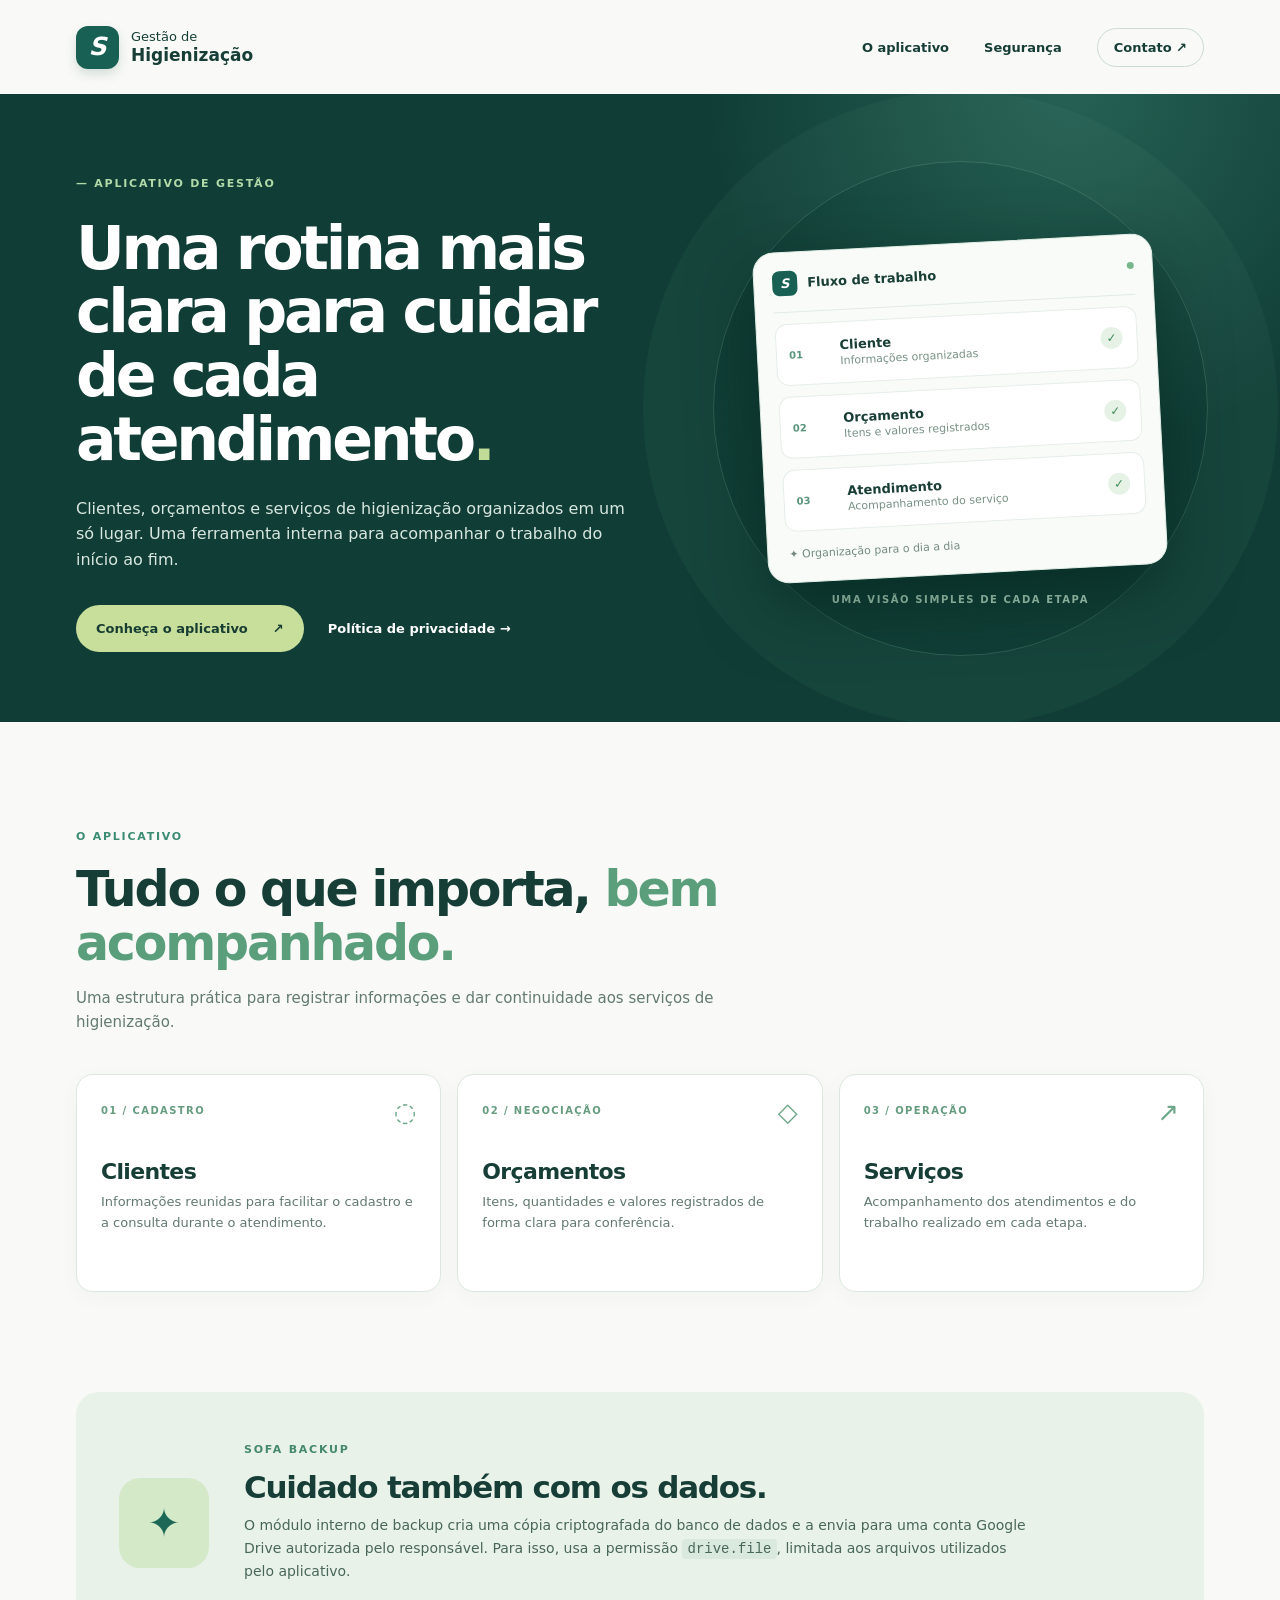
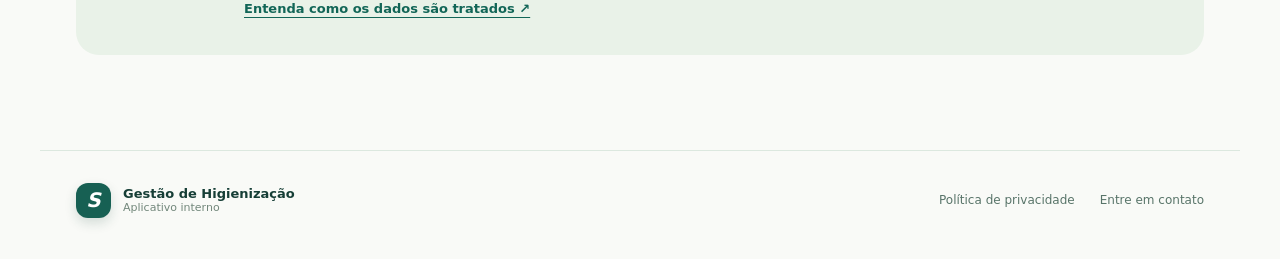
<file: index.html>
<!doctype html>
<html lang="pt-BR">
<head>
  <meta charset="utf-8">
  <meta name="viewport" content="width=device-width, initial-scale=1">
  <meta name="color-scheme" content="light">
  <title>Gestão de Higienização | Organização e segurança</title>
  <meta name="description" content="Aplicativo interno para organizar clientes, orçamentos e serviços de higienização, com cópias de segurança criptografadas.">
  <link rel="stylesheet" href="home.css">
</head>
<body>
  <header class="header container">
    <a class="brand" href="index.html" aria-label="Gestão de Higienização, início"><span class="brand-icon">S</span><span>Gestão de<br><strong>Higienização</strong></span></a>
    <nav aria-label="Navegação principal"><a href="#aplicativo">O aplicativo</a><a href="#seguranca">Segurança</a><a class="contact-nav" href="contato.html">Contato ↗</a></nav>
  </header>

  <main>
    <section class="hero">
      <div class="hero-inner container">
        <div class="hero-copy">
          <p class="eyebrow">— APLICATIVO DE GESTÃO</p>
          <h1>Uma rotina mais clara para cuidar de cada atendimento<span>.</span></h1>
          <p class="hero-description">Clientes, orçamentos e serviços de higienização organizados em um só lugar. Uma ferramenta interna para acompanhar o trabalho do início ao fim.</p>
          <div class="hero-actions"><a class="primary-button" href="#aplicativo">Conheça o aplicativo <span>↗</span></a><a class="hero-link" href="privacidade.html">Política de privacidade →</a></div>
        </div>
        <div class="hero-art" aria-label="Fluxo de trabalho do aplicativo">
          <div class="art-ring"></div>
          <div class="flow-card">
            <div class="flow-head"><span class="flow-icon">S</span><strong>Fluxo de trabalho</strong><span class="live-dot"></span></div>
            <div class="flow-row"><span class="flow-number">01</span><span><strong>Cliente</strong><small>Informações organizadas</small></span><span class="check">✓</span></div>
            <div class="flow-row"><span class="flow-number">02</span><span><strong>Orçamento</strong><small>Itens e valores registrados</small></span><span class="check">✓</span></div>
            <div class="flow-row"><span class="flow-number">03</span><span><strong>Atendimento</strong><small>Acompanhamento do serviço</small></span><span class="check">✓</span></div>
            <p class="flow-foot">✦ Organização para o dia a dia</p>
          </div>
          <p class="art-caption">UMA VISÃO SIMPLES DE CADA ETAPA</p>
        </div>
      </div>
    </section>

    <section class="features container" id="aplicativo">
      <p class="eyebrow">O APLICATIVO</p>
      <h2>Tudo o que importa, <em>bem acompanhado.</em></h2>
      <p class="section-description">Uma estrutura prática para registrar informações e dar continuidade aos serviços de higienização.</p>
      <div class="feature-grid">
        <article class="feature"><span class="feature-label">01 / CADASTRO</span><span class="feature-mark">◌</span><h3>Clientes</h3><p>Informações reunidas para facilitar o cadastro e a consulta durante o atendimento.</p></article>
        <article class="feature"><span class="feature-label">02 / NEGOCIAÇÃO</span><span class="feature-mark">◇</span><h3>Orçamentos</h3><p>Itens, quantidades e valores registrados de forma clara para conferência.</p></article>
        <article class="feature"><span class="feature-label">03 / OPERAÇÃO</span><span class="feature-mark">↗</span><h3>Serviços</h3><p>Acompanhamento dos atendimentos e do trabalho realizado em cada etapa.</p></article>
      </div>
    </section>

    <section class="backup container" id="seguranca">
      <div class="backup-icon" aria-hidden="true">✦</div>
      <div><p class="eyebrow">SOFA BACKUP</p><h2>Cuidado também com os dados.</h2><p>O módulo interno de backup cria uma cópia criptografada do banco de dados e a envia para uma conta Google Drive autorizada pelo responsável. Para isso, usa a permissão <code>drive.file</code>, limitada aos arquivos utilizados pelo aplicativo.</p><a href="privacidade.html">Entenda como os dados são tratados ↗</a></div>
    </section>
  </main>

  <footer class="footer container"><div class="footer-brand"><span class="brand-icon">S</span><span>Gestão de Higienização<small>Aplicativo interno</small></span></div><div class="footer-links"><a href="privacidade.html">Política de privacidade</a><a href="contato.html">Entre em contato</a></div></footer>
</body>
</html>
</file>
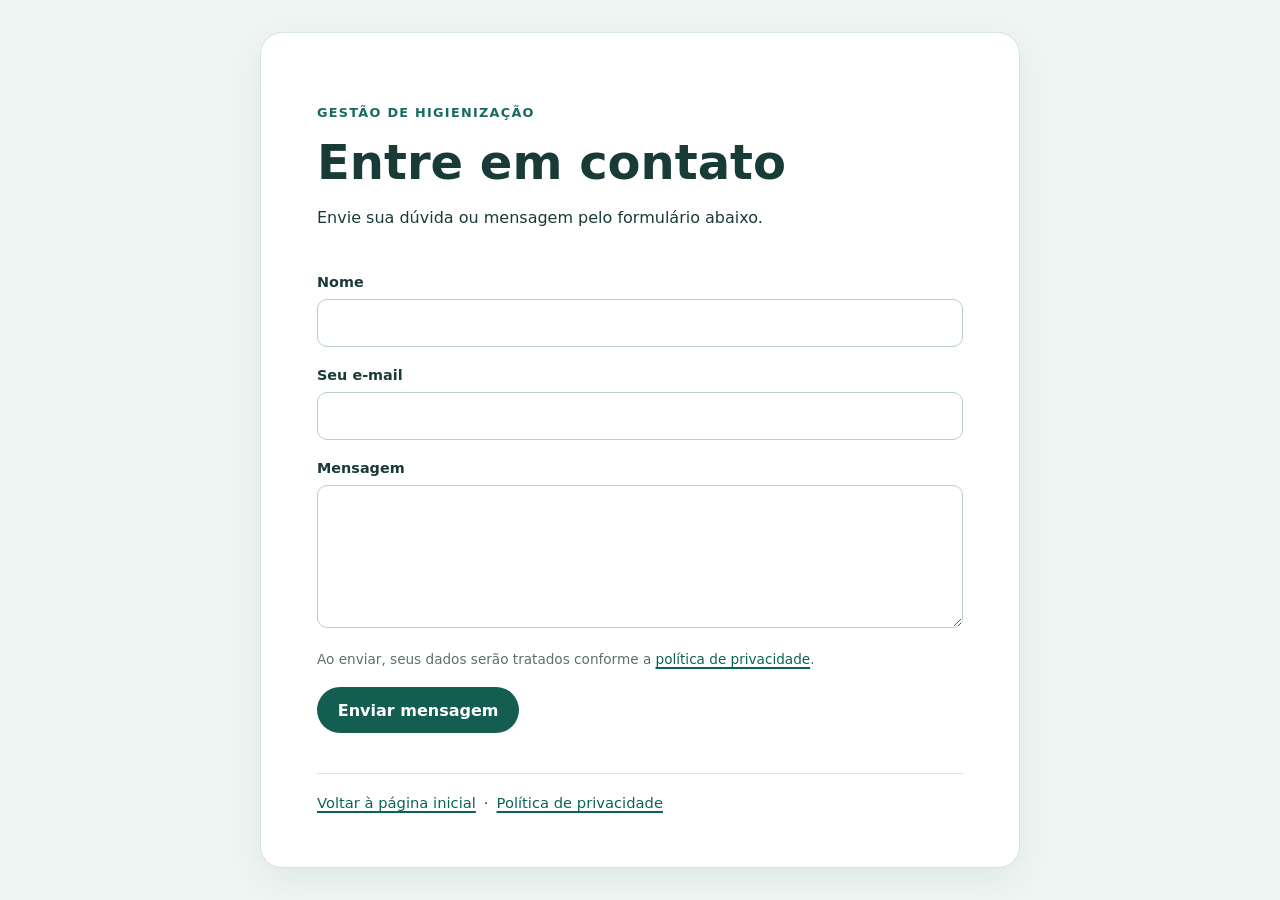
<file: contato.html>
<!doctype html>
<html lang="pt-BR">
<head>
  <meta charset="utf-8">
  <meta name="viewport" content="width=device-width, initial-scale=1">
  <meta name="color-scheme" content="light">
  <title>Entre em contato | Gestão de Higienização</title>
  <meta name="description" content="Envie uma mensagem à equipe responsável pela Gestão de Higienização.">
  <link rel="stylesheet" href="styles.css">
</head>
<body>
  <main class="card">
    <p class="eyebrow">Gestão de Higienização</p>
    <h1>Entre em contato</h1>
    <p>Envie sua dúvida ou mensagem pelo formulário abaixo.</p>
    <form class="contact-form" action="https://formspree.io/f/xvkkoyqe" method="POST">
      <label for="name">Nome</label>
      <input id="name" name="name" type="text" autocomplete="name" required>
      <label for="email">Seu e-mail</label>
      <input id="email" name="email" type="email" autocomplete="email" required>
      <label for="message">Mensagem</label>
      <textarea id="message" name="message" rows="6" required></textarea>
      <p class="form-note">Ao enviar, seus dados serão tratados conforme a <a href="privacidade.html">política de privacidade</a>.</p>
      <button type="submit">Enviar mensagem</button>
    </form>
    <footer><a href="index.html">Voltar à página inicial</a><span aria-hidden="true">·</span><a href="privacidade.html">Política de privacidade</a></footer>
  </main>
</body>
</html>
</file>
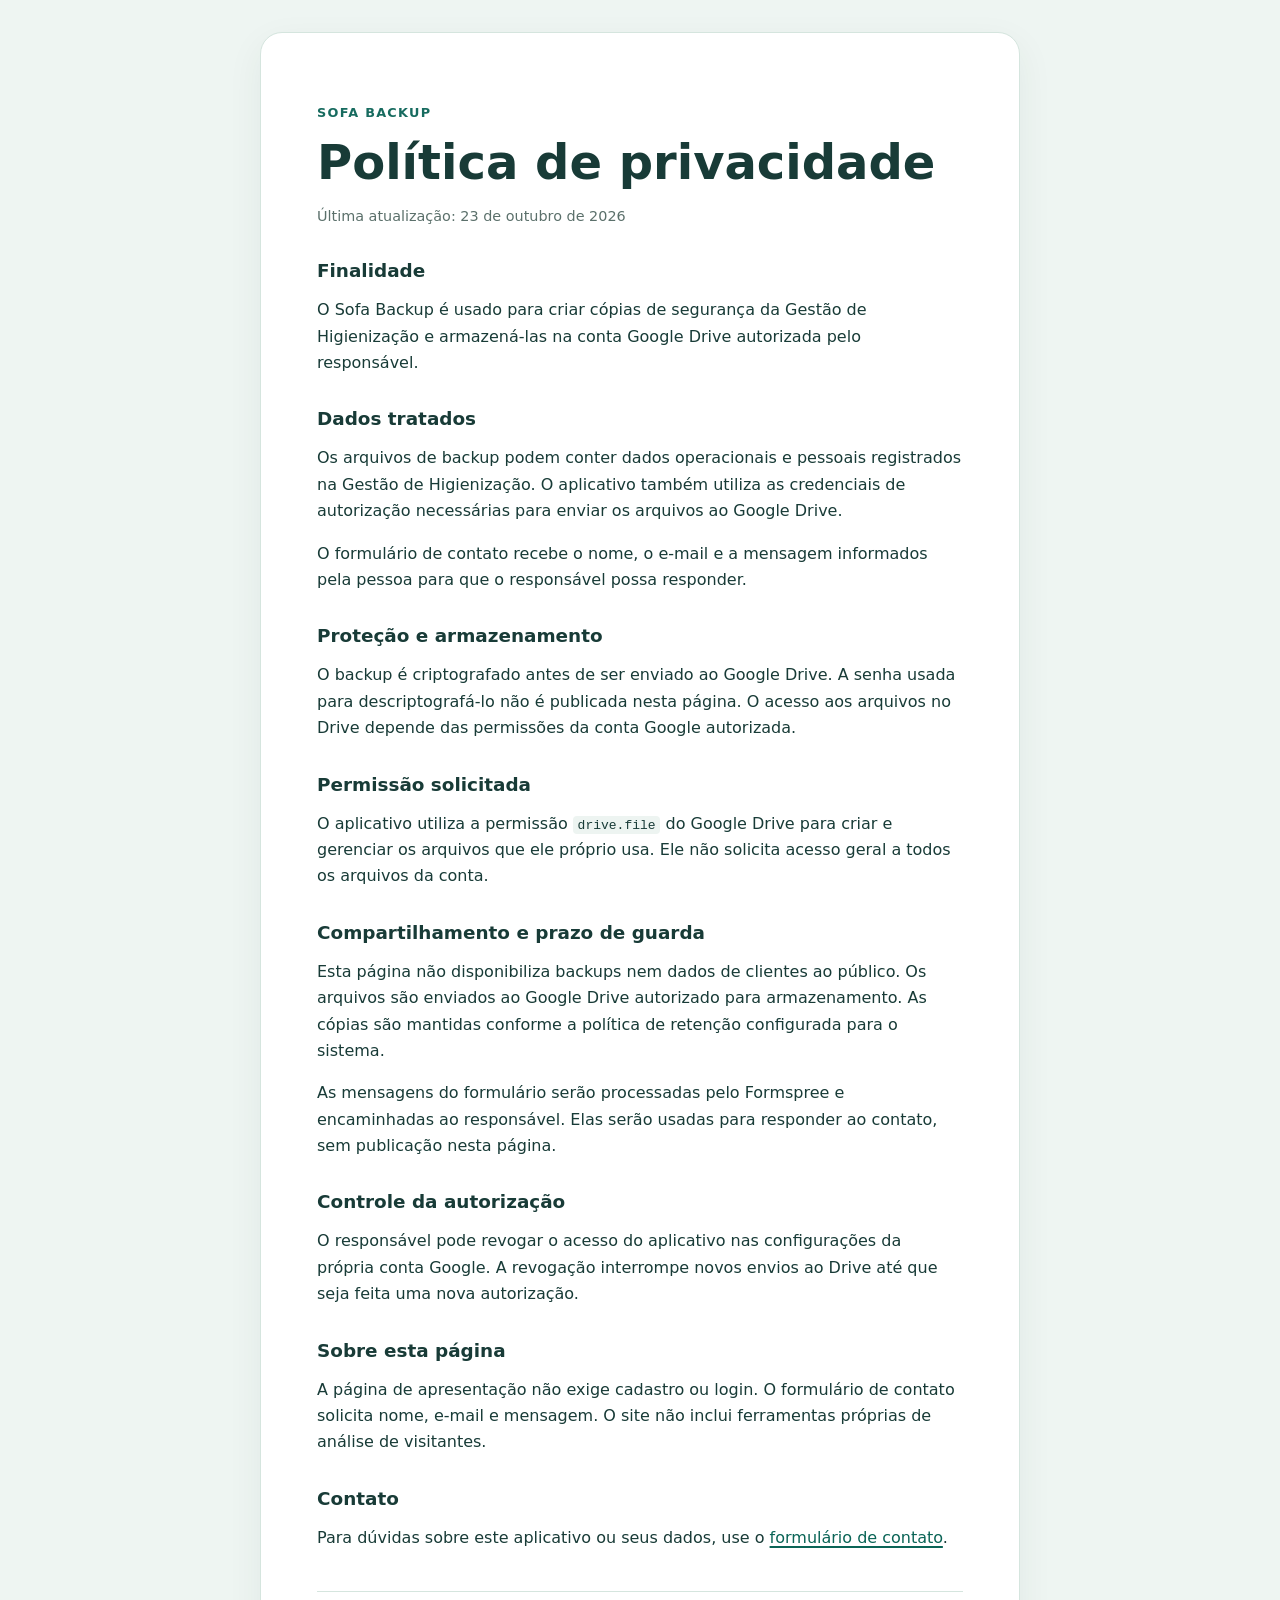
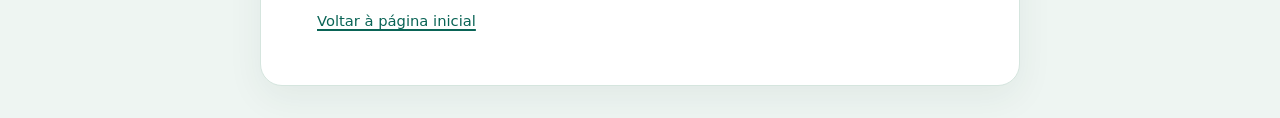
<file: privacidade.html>
<!doctype html>
<html lang="pt-BR">
<head>
  <meta charset="utf-8">
  <meta name="viewport" content="width=device-width, initial-scale=1">
  <meta name="color-scheme" content="light">
  <title>Política de privacidade | Sofa Backup</title>
  <meta name="description" content="Política de privacidade do aplicativo interno Sofa Backup.">
  <link rel="stylesheet" href="styles.css">
</head>
<body>
  <main class="card">
    <p class="eyebrow">Sofa Backup</p>
    <h1>Política de privacidade</h1>
    <p class="updated">Última atualização: 23 de outubro de 2026</p>

    <h2>Finalidade</h2>
    <p>O Sofa Backup é usado para criar cópias de segurança da Gestão de Higienização e armazená-las na conta Google Drive autorizada pelo responsável.</p>

    <h2>Dados tratados</h2>
    <p>Os arquivos de backup podem conter dados operacionais e pessoais registrados na Gestão de Higienização. O aplicativo também utiliza as credenciais de autorização necessárias para enviar os arquivos ao Google Drive.</p>
    <p>O formulário de contato recebe o nome, o e-mail e a mensagem informados pela pessoa para que o responsável possa responder.</p>

    <h2>Proteção e armazenamento</h2>
    <p>O backup é criptografado antes de ser enviado ao Google Drive. A senha usada para descriptografá-lo não é publicada nesta página. O acesso aos arquivos no Drive depende das permissões da conta Google autorizada.</p>

    <h2>Permissão solicitada</h2>
    <p>O aplicativo utiliza a permissão <code>drive.file</code> do Google Drive para criar e gerenciar os arquivos que ele próprio usa. Ele não solicita acesso geral a todos os arquivos da conta.</p>

    <h2>Compartilhamento e prazo de guarda</h2>
    <p>Esta página não disponibiliza backups nem dados de clientes ao público. Os arquivos são enviados ao Google Drive autorizado para armazenamento. As cópias são mantidas conforme a política de retenção configurada para o sistema.</p>
    <p>As mensagens do formulário serão processadas pelo Formspree e encaminhadas ao responsável. Elas serão usadas para responder ao contato, sem publicação nesta página.</p>

    <h2>Controle da autorização</h2>
    <p>O responsável pode revogar o acesso do aplicativo nas configurações da própria conta Google. A revogação interrompe novos envios ao Drive até que seja feita uma nova autorização.</p>

    <h2>Sobre esta página</h2>
    <p>A página de apresentação não exige cadastro ou login. O formulário de contato solicita nome, e-mail e mensagem. O site não inclui ferramentas próprias de análise de visitantes.</p>

    <h2>Contato</h2>
    <p>Para dúvidas sobre este aplicativo ou seus dados, use o <a href="contato.html">formulário de contato</a>.</p>

    <footer><a href="index.html">Voltar à página inicial</a></footer>
  </main>
</body>
</html>
</file>
<file: home.css>
:root{font-family:Inter,ui-sans-serif,system-ui,-apple-system,"Segoe UI",sans-serif;color:#163e36;background:#f9faf7}
*{box-sizing:border-box}html{scroll-behavior:smooth}body{margin:0}a{color:inherit;text-decoration:none}p{line-height:1.6}a:focus-visible{outline:3px solid #c7e48a;outline-offset:4px}.container{max-width:1200px;margin:auto;padding-left:36px;padding-right:36px}
.header{min-height:94px;display:flex;align-items:center;justify-content:space-between;gap:24px}.brand,.footer-brand{display:flex;align-items:center;gap:12px;font-size:13px;line-height:1.2}.brand strong{font-size:17px}.brand-icon{width:43px;height:43px;flex:none;display:grid;place-items:center;background:#176053;color:white;border-radius:12px;font-size:25px;font-weight:800;font-style:italic;box-shadow:0 5px 12px #16473a2a}.header nav{display:flex;align-items:center;gap:35px;font-size:13px;font-weight:650}.header nav a:hover,.footer a:hover{color:#16806c}.contact-nav{border:1px solid #cbdad2;border-radius:100px;padding:11px 16px}
.hero{background:#103e36;color:white;position:relative;overflow:hidden}.hero:before{content:"";position:absolute;width:760px;height:760px;right:-170px;top:-390px;border-radius:50%;background:radial-gradient(circle,#34786899,transparent 68%)}.hero-inner{min-height:575px;padding-top:70px;padding-bottom:70px;display:grid;grid-template-columns:minmax(0,1.1fr) minmax(370px,.9fr);align-items:center;gap:45px;position:relative}.eyebrow{font-size:11px;letter-spacing:.16em;font-weight:850;color:#3c8b73}.hero .eyebrow,.backup .eyebrow{color:#b1daa8}.hero h1{max-width:670px;margin:24px 0;font-size:clamp(42px,4.7vw,66px);line-height:1.06;letter-spacing:-.055em;font-weight:700}.hero h1 span{color:#c1dc96}.hero-description{max-width:550px;color:#d8e7df;font-size:16px}.hero-actions{display:flex;align-items:center;flex-wrap:wrap;gap:24px;margin-top:33px}.primary-button{display:inline-flex;justify-content:space-between;gap:25px;min-width:218px;padding:16px 20px;border-radius:100px;background:#c8df9b;color:#173d33;font-size:13px;font-weight:750}.primary-button:hover{background:#e0f1ba}.hero-link{font-size:13px;font-weight:650}.hero-link:hover{color:#c8df9b}
.hero-art{min-height:400px;display:grid;place-items:center;position:relative}.art-ring{position:absolute;width:495px;height:495px;border:1px solid #a6d3bb35;border-radius:50%;box-shadow:0 0 0 70px #a6d3bb0a}.flow-card{z-index:1;width:min(100%,400px);padding:18px;background:#f8fbf8;color:#193e35;border:1px solid #e2eee6;border-radius:21px;box-shadow:0 25px 65px #001f1880;transform:rotate(-3deg)}.flow-head{display:flex;align-items:center;gap:10px;padding-bottom:16px;border-bottom:1px solid #e2ebe5;font-size:13px}.flow-icon{width:25px;height:25px;display:grid;place-items:center;background:#176053;color:#fff;border-radius:7px;font-style:italic;font-weight:800}.live-dot{width:7px;height:7px;background:#78b78b;border-radius:50%;margin-left:auto}.flow-row{display:grid;grid-template-columns:38px 1fr 24px;align-items:center;gap:13px;margin-top:11px;padding:15px 12px;border:1px solid #e6eee8;border-radius:12px;background:white}.flow-number{font-size:10px;font-weight:800;color:#59957d}.flow-row strong,.flow-row small{display:block}.flow-row strong{font-size:13px}.flow-row small{color:#779084;font-size:11px;margin-top:2px}.check{display:grid;place-items:center;width:22px;height:22px;border-radius:50%;background:#e6f2e5;color:#428b5b;font-size:12px}.flow-foot{margin:14px 3px 0;color:#748b7e;font-size:11px}.art-caption{position:absolute;bottom:-10px;color:#acd3bd;font-size:10px;font-weight:800;letter-spacing:.16em}
.features{padding-top:95px;padding-bottom:100px}.features h2{max-width:800px;margin:17px 0 14px;font-size:clamp(32px,4vw,49px);letter-spacing:-.045em;line-height:1.1}.features h2 em{font-style:normal;color:#5a9e7c}.section-description{max-width:650px;color:#637b6f;font-size:15px}.feature-grid{display:grid;grid-template-columns:repeat(3,1fr);gap:16px;margin-top:40px}.feature{min-height:218px;padding:24px;border:1px solid #dce8df;border-radius:17px;background:white;box-shadow:0 5px 22px #18453c09}.feature-label{color:#659c7f;font-size:10px;font-weight:850;letter-spacing:.14em}.feature-mark{float:right;color:#6da789;font-size:26px;line-height:1}.feature h3{margin:41px 0 8px;font-size:22px;letter-spacing:-.03em}.feature p{margin:0;color:#62796f;font-size:13px}
.backup{max-width:1128px;margin-bottom:95px;padding:38px 43px;display:grid;grid-template-columns:90px 1fr;align-items:center;gap:35px;background:#e9f2e8;border-radius:23px}.backup-icon{width:90px;height:90px;display:grid;place-items:center;border-radius:21px;background:#d4e9c8;color:#1c6756;font-size:40px}.backup .eyebrow{color:#44896e}.backup h2{margin:8px 0 9px;font-size:31px;letter-spacing:-.04em}.backup p:not(.eyebrow){max-width:790px;margin:0 0 15px;color:#49665a;font-size:14px}.backup code{padding:2px 5px;background:#d9e9dd;border-radius:4px}.backup a{color:#126657;font-size:13px;font-weight:750;text-decoration:underline;text-underline-offset:4px}.footer{min-height:110px;padding-top:25px;padding-bottom:35px;border-top:1px solid #dce8df;display:flex;align-items:center;justify-content:space-between;gap:20px}.footer-brand{font-weight:750}.footer-brand .brand-icon{width:35px;height:35px;font-size:20px}.footer-brand small{display:block;color:#72877b;font-size:11px;font-weight:500}.footer-links{display:flex;flex-wrap:wrap;gap:25px;color:#587469;font-size:12px}
@media(max-width:900px){.hero-inner{grid-template-columns:1fr;gap:50px}.hero-art{min-height:370px}.art-caption{bottom:-12px}.backup{margin-left:36px;margin-right:36px}}
@media(max-width:650px){.container{padding-left:22px;padding-right:22px}.header{min-height:78px}.brand-icon{width:37px;height:37px;font-size:22px}.brand{font-size:11px}.brand strong{font-size:14px}.header nav a:not(.contact-nav){display:none}.contact-nav{padding:9px 12px;font-size:11px}.hero-inner{padding-top:56px;padding-bottom:67px;gap:43px}.hero h1{font-size:clamp(40px,10vw,54px)}.hero-description{font-size:15px}.hero-actions{gap:18px}.hero-art{min-height:340px}.art-ring{width:380px;height:380px}.flow-card{max-width:330px;transform:rotate(-2deg)}.features{padding-top:72px;padding-bottom:73px}.feature-grid{grid-template-columns:1fr;gap:12px;margin-top:28px}.feature{min-height:185px}.feature h3{margin-top:30px}.backup{grid-template-columns:1fr;margin:0 22px 67px;padding:29px 25px;gap:14px}.backup-icon{width:64px;height:64px;font-size:29px;border-radius:16px}.backup h2{font-size:27px}.footer{align-items:flex-start;flex-direction:column}.footer-links{gap:12px}}
</file>
<file: styles.css>
:root { color-scheme: light; font-family: system-ui, -apple-system, BlinkMacSystemFont, "Segoe UI", sans-serif; color: #183b37; background: #eef5f2; }
* { box-sizing: border-box; }
body { margin: 0; padding: 2rem 1rem; }
.card { max-width: 760px; margin: 0 auto; padding: clamp(1.5rem, 5vw, 3.5rem); background: #fff; border: 1px solid #d5e5de; border-radius: 22px; box-shadow: 0 12px 36px #183b3710; }
.eyebrow { color: #176b5f; font-size: .8rem; font-weight: 750; letter-spacing: .1em; text-transform: uppercase; }
h1 { margin: .2rem 0 1rem; font-size: clamp(2rem, 6vw, 3rem); line-height: 1.1; }
h2 { margin: 2rem 0 .5rem; font-size: 1.15rem; }
p, li { line-height: 1.65; }
.lead { font-size: 1.2rem; color: #43635d; }
.updated { color: #5b706b; font-size: .9rem; }
ol { padding-left: 1.4rem; }
li + li { margin-top: .5rem; }
a { color: #0a6456; text-decoration-thickness: 2px; text-underline-offset: 3px; }
a:hover { color: #074d42; }
a:focus-visible { outline: 3px solid #edb84d; outline-offset: 4px; }
footer { margin-top: 2.5rem; padding-top: 1.25rem; border-top: 1px solid #d5e5de; display: flex; flex-wrap: wrap; gap: .5rem; font-size: .92rem; }
code { padding: .1rem .3rem; border-radius: 4px; background: #edf4f1; }
.contact-form { display: grid; gap: .55rem; margin-top: 2rem; }
.contact-form label { margin-top: .7rem; font-size: .9rem; font-weight: 700; }
.contact-form input, .contact-form textarea { width: 100%; padding: .85rem 1rem; border: 1px solid #bacfc5; border-radius: 10px; background: #fff; color: #183b37; font: inherit; }
.contact-form input:focus, .contact-form textarea:focus { outline: 3px solid #b7dfcf; outline-offset: 1px; }
.form-note { margin: .7rem 0 0; color: #5b706b; font-size: .85rem; }
.contact-form button { justify-self: start; margin-top: .5rem; padding: .85rem 1.3rem; border: 0; border-radius: 100px; background: #145d51; color: #fff; font: inherit; font-weight: 700; cursor: pointer; }
.contact-form button:hover { background: #0f4c42; }
.contact-form button:focus-visible { outline: 3px solid #edb84d; outline-offset: 4px; }
</file>
